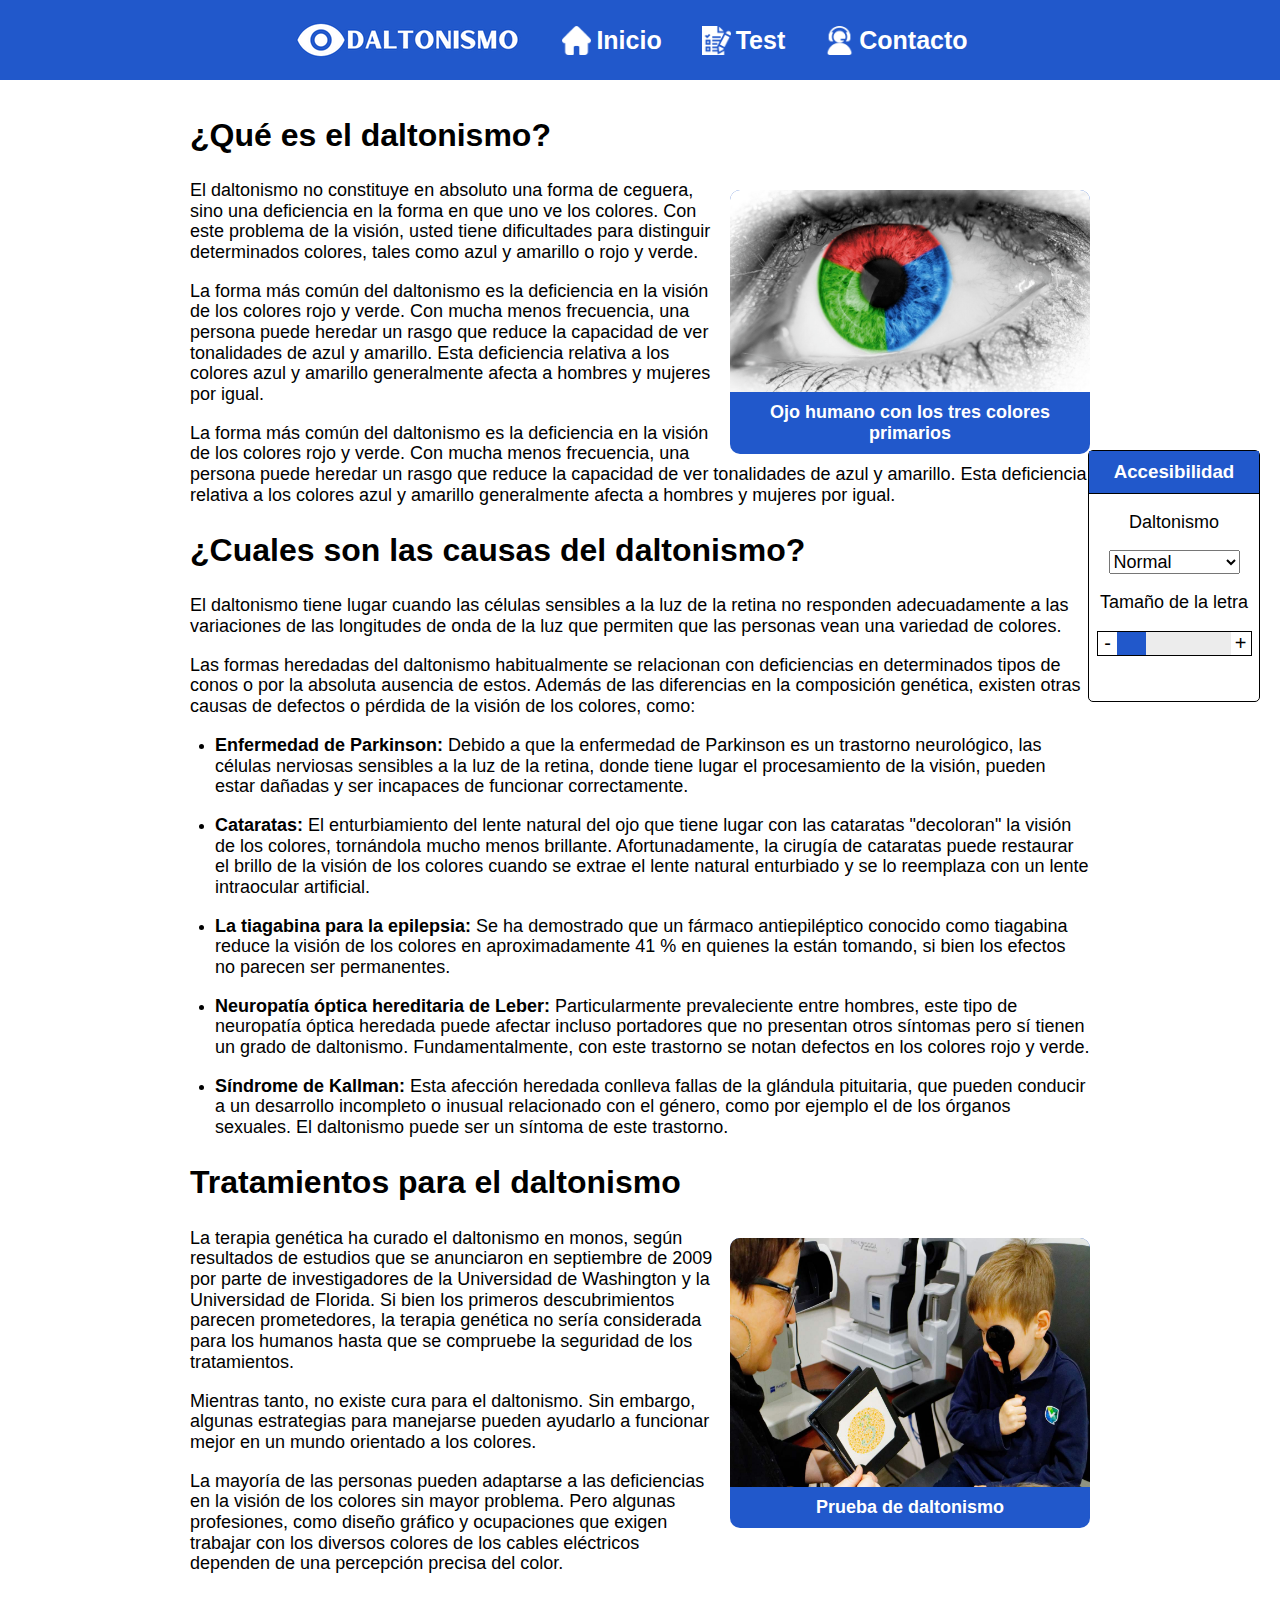
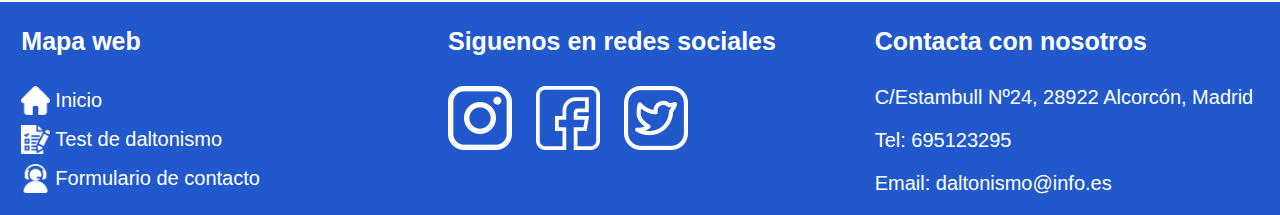
<file: index.html>
<!DOCTYPE html>
<html lang="es">

<head>
    <meta charset="UTF-8">
    <meta http-equiv="X-UA-Compatible" content="IE=edge, chrome=1">
    <meta name="viewport" content="width=device-width, initial-scale=1.0">
    <title>Daltonismo - Inicio</title>
    <link rel="stylesheet" href="css/normalize.css">
    <link rel="stylesheet" href="css/style.css">
    <link rel="shortcut icon" href="img/favicon.ico" type="image/x-icon">
</head>

<body>
    <header id="cabecera" class="Normal">
        <div id="menuContainer">
            <div id="mobileMenuIcon" onclick="mobileMenu()"><img src="img/lista.png" alt=""></div>
            <div id="logo"><a href="index.html"><img src="img/logo.png" alt=""></a></div>
        </div>
        <nav id="menu">
            <ul>
                <li>
                    <div class="inputContainer">
                        <img src="img/casa.png" alt="Icono blanco casa">
                        <a href="index.html" class="textWhite fs-25">Inicio</a>
                    </div>
                </li>
                <li>
                    <div class="inputContainer">
                        <img src="img/examen.png" alt="Icono blanco examen">
                        <a href="test.html" class="textWhite fs-25">Test</a>
                    </div>
                </li>
                <li>
                    <div class="inputContainer">
                        <img src="img/contacto.png" alt="Icono blanco teleoperador">
                        <a href="contacto.html" class="textWhite fs-25">Contacto</a>
                    </div>
                </li>
            </ul>
        </nav>
    </header>
    <div id="container" class="Normal">
        <section id="content">
            <article id="queEsDaltonismo">
                <h2 class="title" size='change'>¿Qué es el daltonismo?</h2>
                <div class="marcoImg">
                    <img src="img/ojoColoresIndex.png" alt="Ojo con los tres colores primarios en el iris">
                   <p class="textWhite" size='change'>Ojo humano con los tres colores primarios</p>
                </div>
                <p size='change'>El daltonismo no constituye en absoluto una forma de ceguera, 
                    sino una deficiencia en la forma en que uno ve los colores. 
                    Con este problema de la visión, usted tiene dificultades para distinguir 
                    determinados colores, tales como azul y amarillo o rojo y verde.</p>
                <p size='change'>La forma más común del daltonismo es la deficiencia en la visión de los colores rojo y verde.
                    Con mucha menos frecuencia, una persona puede heredar un rasgo que reduce la capacidad de 
                    ver tonalidades de azul y amarillo. Esta deficiencia relativa a los colores 
                    azul y amarillo generalmente afecta a hombres y mujeres por igual.</p>
                    
                <p size='change'>La forma más común del daltonismo es la deficiencia en la visión de los colores rojo y verde.
                    Con mucha menos frecuencia, una persona puede heredar un rasgo que reduce la capacidad de ver 
                    tonalidades de azul y amarillo. Esta deficiencia relativa a los colores azul y amarillo generalmente 
                    afecta a hombres y mujeres por igual.</p>
            </article>
            <article id="causasDaltonismo">
                <h2 class="title" size='change'>¿Cuales son las causas del daltonismo?</h2>
                <p size='change'>El daltonismo tiene lugar cuando las células sensibles a la luz de la retina no responden adecuadamente a 
                    las variaciones de las longitudes de onda de la luz que permiten que las personas vean una variedad de colores.</p>
                <p size='change'>Las formas heredadas del daltonismo habitualmente se relacionan con deficiencias en determinados tipos de 
                    conos o por la absoluta ausencia de estos.
                    Además de las diferencias en la composición genética, existen otras causas de defectos o pérdida de la visión 
                    de los colores, como:</p>
                <ul>
                    <li>
                        <p size='change'><strong>Enfermedad de Parkinson:</strong> Debido a que la enfermedad de Parkinson es un 
                            trastorno neurológico, las células nerviosas sensibles a la luz de la retina, donde tiene lugar el 
                            procesamiento de la visión, pueden estar dañadas y ser incapaces de funcionar correctamente.</p>
                    </li>
                    <li>
                        <p size='change'><strong>Cataratas:</strong> El enturbiamiento del lente natural del ojo que tiene lugar con las cataratas "decoloran" 
                            la visión de los colores, tornándola mucho menos brillante. Afortunadamente, la cirugía de cataratas 
                            puede restaurar el brillo de la visión de los colores cuando se extrae el lente natural enturbiado y 
                            se lo reemplaza con un lente intraocular artificial.</p>
                    </li>
                    <li>
                        <p size='change'><strong>La tiagabina para la epilepsia:</strong> Se ha demostrado que un fármaco antiepiléptico conocido como tiagabina 
                            reduce la visión de los colores en aproximadamente 41 % en quienes la están tomando, si bien los efectos 
                            no parecen ser permanentes.</p>
                    </li>
                    <li>
                        <p size='change'><strong>Neuropatía óptica hereditaria de Leber:</strong> Particularmente prevaleciente entre 
                            hombres, este tipo de neuropatía óptica heredada puede afectar incluso portadores que no presentan otros 
                            síntomas pero sí tienen un grado de daltonismo. Fundamentalmente, con este trastorno se notan defectos en 
                            los colores rojo y verde.</p>
                    </li>
                    <li>
                        <p size='change'><strong>Síndrome de Kallman:</strong> Esta afección heredada conlleva fallas de la glándula pituitaria, que pueden conducir 
                            a un desarrollo incompleto o inusual relacionado con el género, como por ejemplo el de los órganos sexuales. 
                            El daltonismo puede ser un síntoma de este trastorno.</p>
                    </li>
                </ul>
            </article>
            <article id="tratamientoDaltonismo">
                <h2 class="title" size='change'>Tratamientos para el daltonismo</h2>
                <div class="marcoImg">
                    <img src="img/pruebaDaltonismo.jpg" alt="Niño haciendo una prueba de daltonismo">
                    <p class="textWhite" size='change'>Prueba de daltonismo</p>
                </div>
                <p size='change'>La terapia genética ha curado el daltonismo en monos, según resultados de estudios que se anunciaron en septiembre de 2009 por parte de investigadores de la Universidad de Washington y la Universidad de Florida.
                    Si bien los primeros descubrimientos parecen prometedores, la terapia genética no sería considerada para los humanos hasta que se compruebe la seguridad de los tratamientos.
                </p size='change'>
                <p size='change'>Mientras tanto, no existe cura para el daltonismo. Sin embargo, algunas estrategias para manejarse pueden ayudarlo a funcionar mejor en un mundo orientado a los colores.</p>
                <p size='change'>La mayoría de las personas pueden adaptarse a las deficiencias en la visión de los colores sin mayor problema. Pero algunas profesiones, como diseño gráfico y ocupaciones que exigen trabajar con los diversos 
                    colores de los cables eléctricos dependen de una percepción precisa del color.
                </p size='change'>
            </article>
        </section>
    </div>
    <div id="accesibilityIcon" class="displayOff" onclick="showAccesibilityMenu()"><img src="img/accesibilidad.png" alt=""></div>
    <div id="accesibilityMenu" class="Normal">
        <div id="accesibilityMenuTittle">
            <h3 class="textWhite">Accesibilidad</h3>
        </div>
        <div id="accesibilityMenuContent">
            <p size='change'>Daltonismo</p>
            <select class="fs-18" id="daltonismOption" onchange="changeDaltonismMode(null)">
                <option value="Normal">Normal</option>
                <option value="Deuteranopia">Deuteranopia</option>
                <option value="Protanopia">Protanopia</option>
                <option value="Tritanopia">Tritanopia</option>
            </select>
            <p size='change'>Tamaño de la letra</p>
            <div id="fontBar">
                <div class="simbol fs-20" onclick="changeFontSize('-')"><span>-</span></div>
                <div id="progressBar">
                    <div id="progressContent" class="progressContent-25">
                    </div>
                </div>
                <div class="simbol fs-20" onclick="changeFontSize('+')"><span>+</span></div>
            </div>
            <button onclick="hiddeAccesibilityMenu()">Cerrar</button>
        </div> 
    </div>
    <footer id="footer" class="Normal">
        <div id="mapaWeb">
            <h3 class="textWhite fs-25">Mapa web</h3>
            <ul>
                <li>
                    <div class="inputContainer">
                        <img src="img/casa.png" alt="Icono blanco de una casa">
                        <a href="index.html" class="textWhite">Inicio</a>
                    </div>
                </li>
                <li>
                    <div class="inputContainer">
                        <img src="img/examen.png" alt="Icono blanco de un examen">
                        <a href="test.html" class="textWhite">Test de daltonismo</a>
                    </div>
                </li>
                <li>
                    <div class="inputContainer">
                        <img src="img/contacto.png" alt="Icono blanco de una teleoperadora">
                        <a href="contacto.html" class="textWhite">Formulario de contacto</a>
                    </div>
                </li>
            </ul>
        </div>
        <div id="redes">
            <h3 class="textWhite fs-25">Siguenos en redes sociales</h3>
            <img src="img/instagram.png" alt="Icono blanco de instagram">
            <img src="img/facebook.png" alt="Icono blanco de facebook">
            <img src="img/twitter.png" alt="Icono blanco de twitter">      
        </div>
        <div id="contacto">
            <h3 class="textWhite fs-25">Contacta con nosotros</h3>
            <ul>
                <li>
                    <p class="textWhite fs-20" size='change'>C/Estambull Nº24, 28922 Alcorcón, Madrid</p>
                </li>
                <li>
                    <p class="textWhite fs-20" size='change'>Tel: 695123295</p>
                </li>
                <li>
                    <p class="textWhite fs-20" size='change'>Email: daltonismo@info.es</p>
                </li>
            </ul>
        </div>
    </footer>
    
    <!--Matrices de colores para filtros de daltonismo-->
    <svg id="svg-filter">
        <filter id="deuteranopia">
            <feColorMatrix values="
            0.567322	0.860646	-0.227968  0.000000  0.000000
            0.280085	0.672501	0.047413   0.000000  0.000000
            -0.011820	0.042940	0.968881   0.000000  0.000000
            0.000000    0.000000    0.000000   1.000000  0.000000" />
        </filter>
      </svg>
      <svg id="svg-filter">
        <filter id="protanopia">
            <feColorMatrix values="
            0.152286	1.052583	-0.204868  0.000000  0.000000
            0.114503	0.786281	0.099216   0.000000  0.000000
            -0.003882	-0.048116	1.051998   0.000000  0.000000
            0.000000    0.000000    0.000000   1.000000  0.000000" />
        </filter>
      </svg>
      <svg id="svg-filter">
        <filter id="tritanopia">
            <feColorMatrix values="
            1.255528	-0.076749	-0.178779  0.000000  0.000000
            -0.078411	0.930809	0.147602   0.000000  0.000000
            0.004733	0.691367	0.303900   0.000000  0.000000
            0.000000    0.000000    0.000000   1.000000  0.000000" />
        </filter>
      </svg>
    <script src="js/javascript.js"></script>
</body>

</html>
</file>
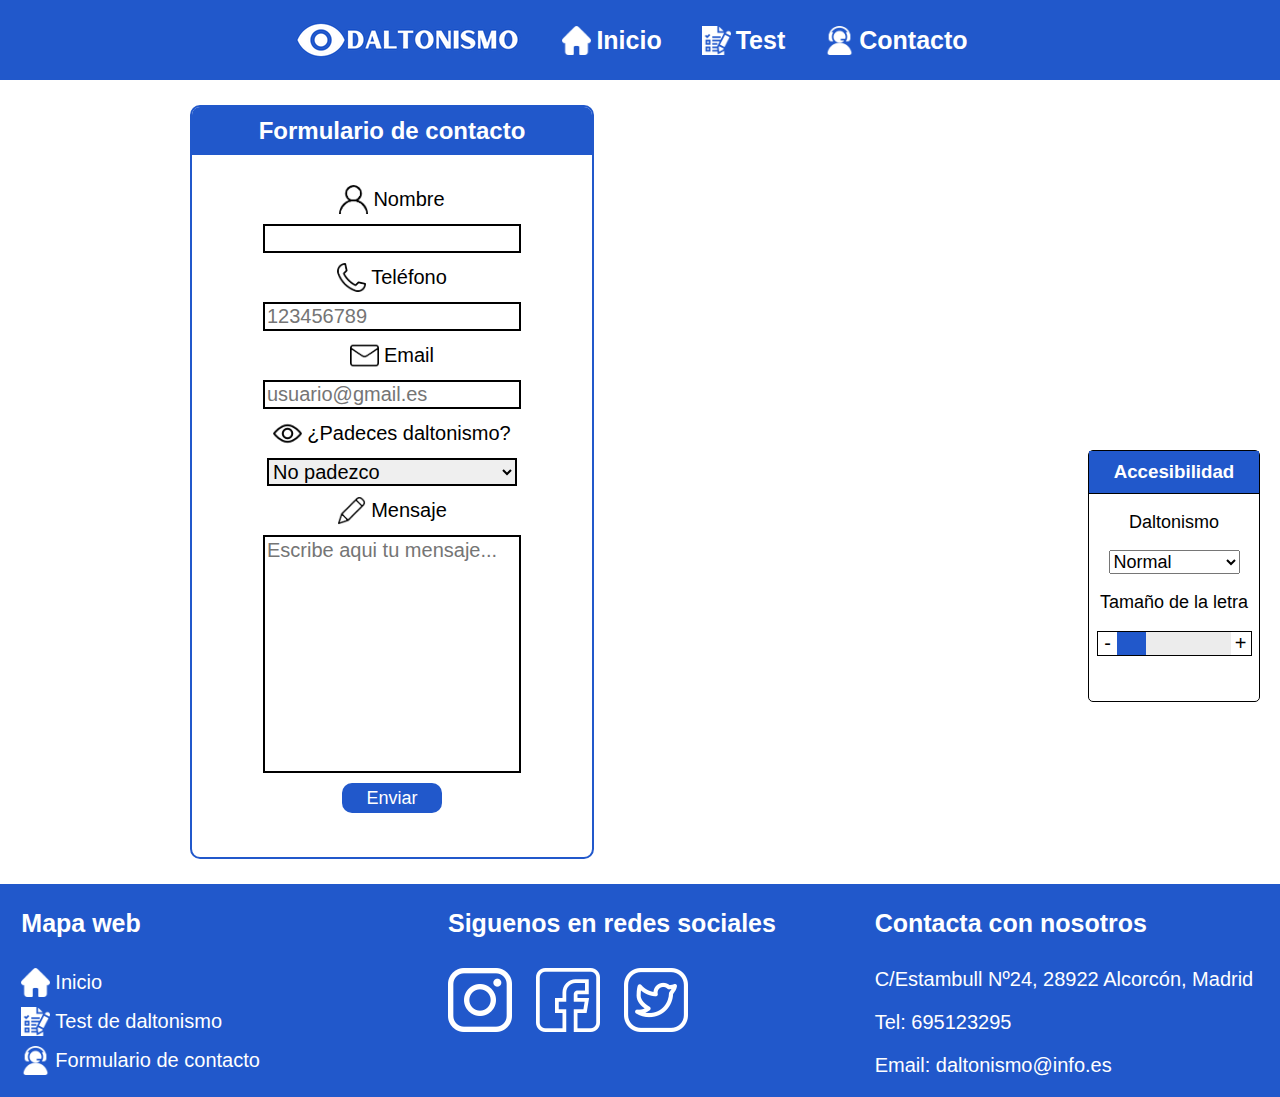
<file: contacto.html>
<!DOCTYPE html>
<html lang="es">

<head>
    <meta charset="UTF-8">
    <meta http-equiv="X-UA-Compatible" content="IE=edge, chrome=1">
    <meta name="viewport" content="width=device-width, initial-scale=1.0">
    <title>Daltonismo - Contacto</title>
    <link rel="stylesheet" href="css/normalize.css">
    <link rel="stylesheet" href="css/style.css">
    <link rel="shortcut icon" href="img/favicon.ico" type="image/x-icon">
</head>

<body>
    <header id="cabecera" class="Normal">
        <div id="menuContainer">
            <div id="mobileMenuIcon" onclick="mobileMenu()"><img src="img/lista.png" alt=""></div>
            <div id="logo"><a href="index.html"><img src="img/logo.png" alt=""></a></div>
        </div>
        <nav id="menu">
            <ul>
                <li>
                    <div class="inputContainer">
                        <img src="img/casa.png" alt="Icono blanco casa">
                        <a href="index.html" class="textWhite fs-25">Inicio</a>
                    </div>
                </li>
                <li>
                    <div class="inputContainer">
                        <img src="img/examen.png" alt="Icono blanco examen">
                        <a href="test.html" class="textWhite fs-25">Test</a>
                    </div>
                </li>
                <li>
                    <div class="inputContainer">
                        <img src="img/contacto.png" alt="Icono blanco teleoperador">
                        <a href="contacto.html" class="textWhite fs-25">Contacto</a>
                    </div>
                </li>
            </ul>
        </nav>
    </header>
    <div id="container" class="Normal">
        <section id="contactContent">
                <form action="">
                    <h2 class="textWhite" size='change'>Formulario de contacto</h2>
                    <div class="inputContainer">
                        <img src="img/usuario.png" alt="Icono de una persona">
                        <label for="">Nombre</label>
                    </div>
                    <input type="text" id="name">
                    <div class="errorContainer">
                        <img src="img/cruz.png" alt="Icono de una equis roja">
                        <span>Error: Nombre no valido</span>
                    </div>

                    <div class="inputContainer">
                        <img src="img/telefono.png" alt="Icono de un telefono">
                        <label for="">Teléfono</label>         
                    </div>
                    <input type="text" placeholder="123456789" id="tlf"> 
                    <div class="errorContainer">
                        <img src="img/cruz.png" alt="Icono de una equis roja">
                        <span>Error: Teléfono no valido</span>
                    </div>

                    <div class="inputContainer">
                        <img src="img/email.png" alt="Icono de un sobre">
                        <label for="">Email</label>
                    </div>
                    <input type="text" placeholder="usuario@gmail.es" id="email">
                    <div class="errorContainer">
                        <img src="img/cruz.png" alt="Icono de una equis roja">
                        <span>Error: Email no valido</span>
                    </div>

                    <div class="inputContainer">
                        <img src="img/ojo.png" alt="Icono de un ojo">
                        <label for="">¿Padeces daltonismo?</label>
                    </div>
                    <select id="daltonismSelect">
                        <option value="none">No padezco</option>
                        <option value="deuteranopia">Deuteranopia</option>
                        <option value="protanopia">Protanopia</option>
                        <option value="tritanopia">Tritanopia</option>
                    </select>

                    <div class="inputContainer">
                        <img src="img/boligrafo.png" alt="Icono de un lapicero">
                        <label for="">Mensaje</label>
                    </div>
                    <textarea id="textarea" cols="30" rows="10" placeholder="Escribe aqui tu mensaje..." maxlength="255"></textarea>
                    <div class="errorContainer">
                        <img src="img/cruz.png" alt="Icono de una equis roja">
                        <span>Error: Mensaje no valido</span>
                    </div>
                    <input type="button" value="Enviar" onclick="formCheck()">
                </form>
                <article id="map">
                    <iframe src="https://www.google.com/maps/embed?pb=!1m18!1m12!1m3!1d3040.876081246551!2d-3.851442084302275!3d40.345094867916565!2m3!1f0!2f0!3f0!3m2!1i1024!2i768!4f13.1!3m3!1m2!1s0xd418e948c400001%3A0x65ea604ecde95f6c!2sCDM%20Parque%20Oeste!5e0!3m2!1ses!2ses!4v1636308292840!5m2!1ses!2ses" width="700" height="750" style="border:0;" allowfullscreen="" loading="lazy"></iframe>        
                </article>
    </div>
    <div id="accesibilityIcon" class="displayOff" onclick="showAccesibilityMenu()"><img src="img/accesibilidad.png" alt=""></div>
    <div id="accesibilityMenu" class="Normal">
        <div id="accesibilityMenuTittle">
            <h3 class="textWhite">Accesibilidad</h3>
        </div>
        <div id="accesibilityMenuContent">
            <p size='change'>Daltonismo</p>
            <select class="fs-18" id="daltonismOption" onchange="changeDaltonismMode()">
                <option value="Normal">Normal</option>
                <option value="Deuteranopia">Deuteranopia</option>
                <option value="Protanopia">Protanopia</option>
                <option value="Tritanopia">Tritanopia</option>
            </select>
            <p size='change'>Tamaño de la letra</p>
            <div id="fontBar">
                <div class="simbol fs-20" onclick="changeFontSize('-')"><span>-</span></div>
                <div id="progressBar">
                    <div id="progressContent" class="progressContent-25">
                    </div>
                </div>
                <div class="simbol fs-20" onclick="changeFontSize('+')"><span>+</span></div>
            </div>
            <button onclick="hiddeAccesibilityMenu()">Cerrar</button>
        </div> 
    </div>
    <footer id="footer" class="Normal">
        <div id="mapaWeb">
            <h3 class="textWhite fs-25">Mapa web</h3>
            <ul>
                <li>
                    <div class="inputContainer">
                        <img src="img/casa.png" alt="Icono blanco de una casa">
                        <a href="index.html" class="textWhite fs-20">Inicio</a>
                    </div>
                </li>
                <li>
                    <div class="inputContainer">
                        <img src="img/examen.png" alt="Icono blanco de un examen">
                        <a href="test.html" class="textWhite fs-20">Test de daltonismo</a>
                    </div>
                </li>
                <li>
                    <div class="inputContainer">
                        <img src="img/contacto.png" alt="Icono blanco de una teleoperadora">
                        <a href="contacto.html" class="textWhite fs-20">Formulario de contacto</a>
                    </div>
                </li>
            </ul>
        </div>
        <div id="redes">
            <h3 class="textWhite fs-25">Siguenos en redes sociales</h3>
            <img src="img/instagram.png" alt="Icono blanco de instagram">
            <img src="img/facebook.png" alt="Icono blanco de facebook">
            <img src="img/twitter.png" alt="Icono blanco de twitter">      
        </div>
        <div id="contacto">
            <h3 class="textWhite fs-25">Contacta con nosotros</h3>
            <ul>
                <li>
                    <p class="textWhite fs-20" size='change'>C/Estambull Nº24, 28922 Alcorcón, Madrid</p>
                </li>
                <li>
                    <p class="textWhite fs-20" size='change'>Tel: 695123295</p>
                </li>
                <li>
                    <p class="textWhite fs-20" size='change'>Email: daltonismo@info.es</p>
                </li>
            </ul>
        </div>
    </footer>

    <!--Matrices de colores para filtros de daltonismo-->
    <svg id="svg-filter">
        <filter id="deuteranopia">
            <feColorMatrix values="
            0.567322	0.860646	-0.227968  0.000000  0.000000
            0.280085	0.672501	0.047413   0.000000  0.000000
            -0.011820	0.042940	0.968881   0.000000  0.000000
            0.000000    0.000000    0.000000   1.000000  0.000000" />
        </filter>
      </svg>
      <svg id="svg-filter">
        <filter id="protanopia">
            <feColorMatrix values="
            0.152286	1.052583	-0.204868  0.000000  0.000000
            0.114503	0.786281	0.099216   0.000000  0.000000
            -0.003882	-0.048116	1.051998   0.000000  0.000000
            0.000000    0.000000    0.000000   1.000000  0.000000" />
        </filter>
      </svg>
      <svg id="svg-filter">
        <filter id="tritanopia">
            <feColorMatrix values="
            1.255528	-0.076749	-0.178779  0.000  0.000
            -0.078411	0.930809	0.147602   0.000  0.000
            0.004733	0.691367	0.303900   0.000  0.000
            0.000  0.000  0.000  1.000  0.000" />
        </filter>
      </svg>
    <script src="js/javascript.js"></script>
</body>

</html>
</file>
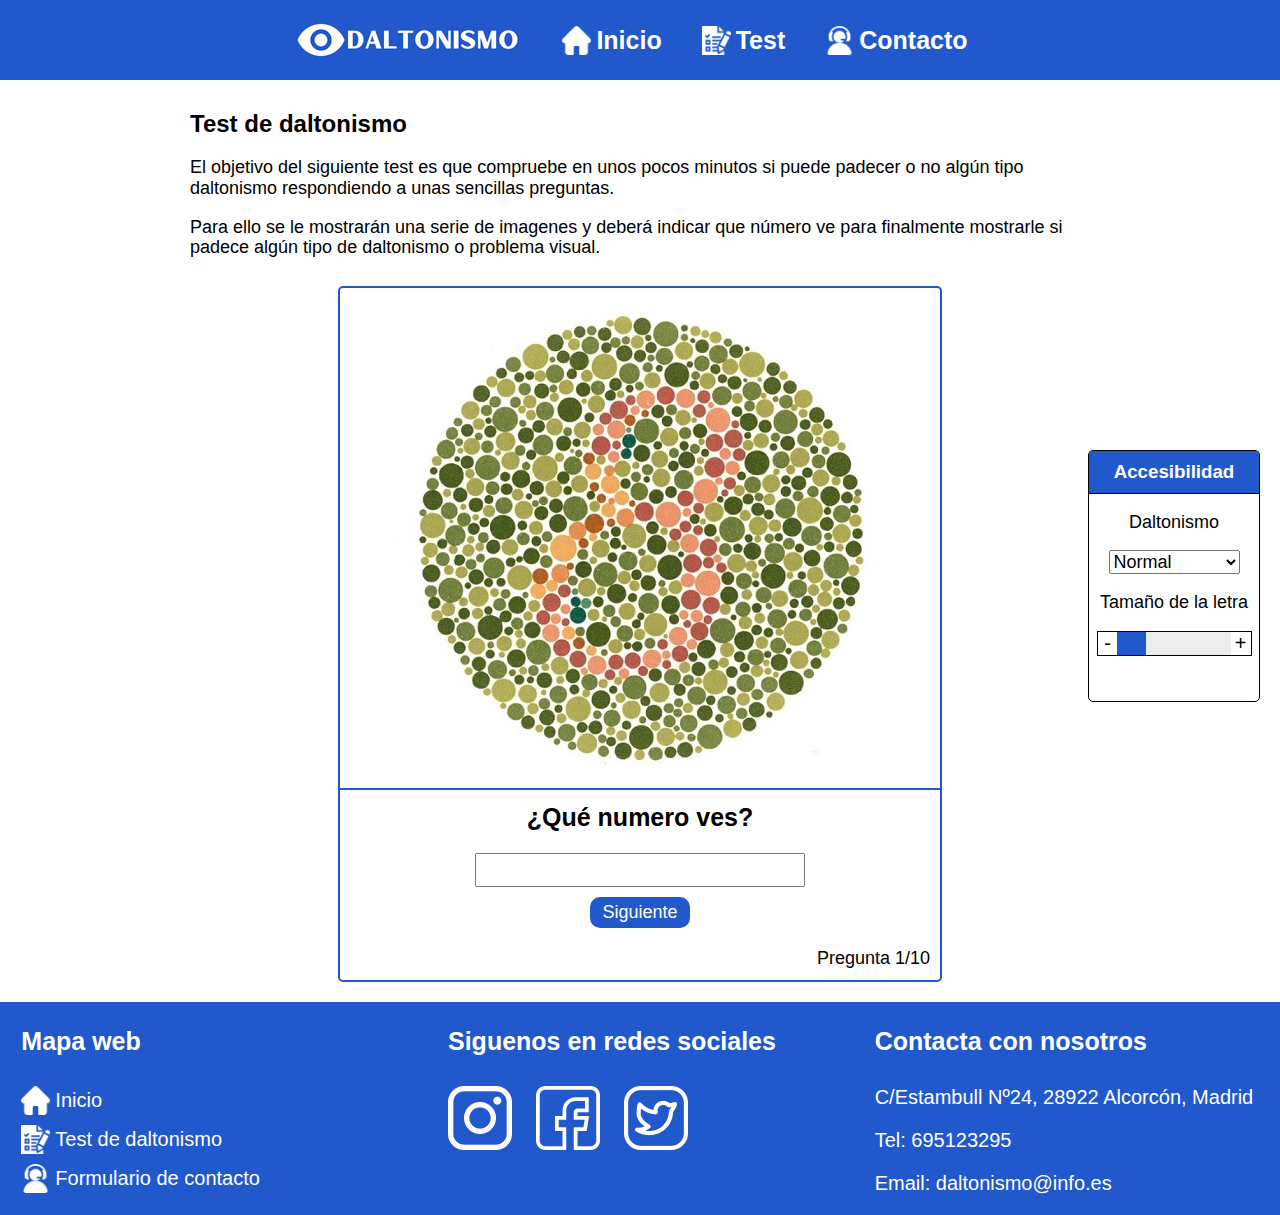
<file: test.html>
<!DOCTYPE html>
<html lang="es">

<head>
    <meta charset="UTF-8">
    <meta http-equiv="X-UA-Compatible" content="IE=edge, chrome=1">
    <meta name="viewport" content="width=device-width, initial-scale=1.0">
    <title>Daltonismo - Test</title>
    <link rel="stylesheet" href="css/normalize.css">
    <link rel="stylesheet" href="css/style.css">
    <link rel="shortcut icon" href="img/favicon.ico" type="image/x-icon">
</head>

<body>
    <header id="cabecera" class="Normal">
        <div id="menuContainer">
            <div id="mobileMenuIcon" onclick="mobileMenu()"><img src="img/lista.png" alt=""></div>
            <div id="logo"><a href="index.html"><img src="img/logo.png" alt=""></a></div>
        </div>
        <nav id="menu">
            <ul>
                <li>
                    <div class="inputContainer">
                        <img src="img/casa.png" alt="Icono blanco casa">
                        <a href="index.html" class="textWhite fs-25">Inicio</a>
                    </div>
                </li>
                <li>
                    <div class="inputContainer">
                        <img src="img/examen.png" alt="Icono blanco examen">
                        <a href="test.html" class="textWhite fs-25">Test</a>
                    </div>
                </li>
                <li>
                    <div class="inputContainer">
                        <img src="img/contacto.png" alt="Icono blanco teleoperador">
                        <a href="contacto.html" class="textWhite fs-25">Contacto</a>
                    </div>
                </li>
            </ul>
        </nav>
    </header>
    <div id="container" class="Normal">
        <section id="content">
            <h2 size='change'>Test de daltonismo</h2>
            <p size='change'>El objetivo del siguiente test es que compruebe en unos pocos minutos si puede padecer o no algún tipo daltonismo respondiendo
                a unas sencillas preguntas.</p>
            <p size='change'>Para ello se le mostrarán una serie de imagenes y deberá indicar que número ve para finalmente mostrarle 
            si padece algún tipo de daltonismo o problema visual. </p>
            <div id="testContainerFluid">
                <div id="testContainer">
                    <div id="imgTestcontainer">
                        <img src="img/test1.jpg" id="imgTest" alt="">
                    </div>
                    <div id="infoTest">
                        <h2 class="fs-25">¿Qué numero ves?</h2>
                        <input type="text" class="fs-25" id="answerTest">
                        <button onclick="test()">Siguiente</button>
                    </div>
                    <div id="nQuestionContainer">
                        <p>Pregunta <span id="nQuestion">1</span>/10</p>
                    </div>
                    <div id="testResults">
                        <h2 class="title textWhite" size='change'>Resultados del test</h2>
                        <h3 id="infoResult" class="fs-25"></h3>
                        <h3 class="fs-25">Puntuación: <span id="result"></span>/10</h3>
                        <button onclick="restartTest()">Reiniciar</button>
                    </div>
                </div>
            </div>
        </section>
    </div>
    <div id="accesibilityIcon" class="displayOff" onclick="showAccesibilityMenu()"><img src="img/accesibilidad.png" alt=""></div>
    <div id="accesibilityMenu" class="Normal">
        <div id="accesibilityMenuTittle">
            <h3 class="textWhite">Accesibilidad</h3>
        </div>
        <div id="accesibilityMenuContent">
            <p size='change'>Daltonismo</p>
            <select class="fs-18" id="daltonismOption" onchange="changeDaltonismMode()">
                <option value="Normal">Normal</option>
                <option value="Deuteranopia">Deuteranopia</option>
                <option value="Protanopia">Protanopia</option>
                <option value="Tritanopia">Tritanopia</option>
            </select>
            <p size='change'>Tamaño de la letra</p>
            <div id="fontBar">
                <div class="simbol fs-20" onclick="changeFontSize('-')"><span>-</span></div>
                <div id="progressBar">
                    <div id="progressContent" class="progressContent-25">
                    </div>
                </div>
                <div class="simbol fs-20" onclick="changeFontSize('+')"><span>+</span></div>
            </div>
            <button onclick="hiddeAccesibilityMenu()">Cerrar</button>
        </div> 
    </div>
    <footer id="footer" class="Normal">
        <div id="mapaWeb">
            <h3 class="textWhite fs-25">Mapa web</h3>
            <ul>
                <li>
                    <div class="inputContainer">
                        <img src="img/casa.png" alt="Icono blanco de una casa">
                        <a href="index.html" class="textWhite fs-20">Inicio</a>
                    </div>
                </li>
                <li>
                    <div class="inputContainer">
                        <img src="img/examen.png" alt="Icono blanco de un examen">
                        <a href="test.html" class="textWhite fs-20">Test de daltonismo</a>
                    </div>
                </li>
                <li>
                    <div class="inputContainer">
                        <img src="img/contacto.png" alt="Icono blanco de una teleoperadora">
                        <a href="contacto.html" class="textWhite fs-20">Formulario de contacto</a>
                    </div>
                </li>
            </ul>
        </div>
        <div id="redes">
            <h3 class="textWhite fs-25">Siguenos en redes sociales</h3>
            <img src="img/instagram.png" alt="Icono blanco de instagram">
            <img src="img/facebook.png" alt="Icono blanco de facebook">
            <img src="img/twitter.png" alt="Icono blanco de twitter">      
        </div>
        <div id="contacto">
            <h3 class="textWhite fs-25">Contacta con nosotros</h3>
            <ul>
                <li>
                    <p class="textWhite fs-20" size='change'>C/Estambull Nº24, 28922 Alcorcón, Madrid</p>
                </li>
                <li>
                    <p class="textWhite fs-20" size='change'>Tel: 695123295</p>
                </li>
                <li>
                    <p class="textWhite fs-20" size='change'>Email: daltonismo@info.es</p>
                </li>
            </ul>
        </div>
    </footer>

    <!--Matrices de colores para filtros de daltonismo-->
    <svg id="svg-filter">
        <filter id="deuteranopia">
            <feColorMatrix values="
            0.567322	0.860646	-0.227968  0.000000  0.000000
            0.280085	0.672501	0.047413   0.000000  0.000000
            -0.011820	0.042940	0.968881   0.000000  0.000000
            0.000000    0.000000    0.000000   1.000000  0.000000" />
        </filter>
      </svg>
      <svg id="svg-filter">
        <filter id="protanopia">
            <feColorMatrix values="
            0.152286	1.052583	-0.204868  0.000000  0.000000
            0.114503	0.786281	0.099216   0.000000  0.000000
            -0.003882	-0.048116	1.051998   0.000000  0.000000
            0.000000    0.000000    0.000000   1.000000  0.000000" />
        </filter>
      </svg>
      <svg id="svg-filter">
        <filter id="tritanopia">
            <feColorMatrix values="
            1.255528	-0.076749	-0.178779  0.000  0.000
            -0.078411	0.930809	0.147602   0.000  0.000
            0.004733	0.691367	0.303900   0.000  0.000
            0.000  0.000  0.000  1.000  0.000" />
        </filter>
      </svg>
    <script src="js/javascript.js"></script>
</body>

</html>
</file>
<file: css/style.css>
/**
 *Estilos predefinidos
 */
h1,h2,h3,p,a,label,input,textarea,span,select,button{
    font-family: Arial, Helvetica, sans-serif;
    color: black;
    text-decoration: none;
}
.title{font-size: 32px;}
.fs-18,p{font-size: 18px;}
.fs-20,a,label{font-size: 20px;}
.fs-25{font-size: 25px;}
.textWhite{color: white;}
footer, header, .marcoImg,#testResults h2, form h2,#accesibilityMenuTittle,#progressContent,button,input[type="button"]{background-color: #2158cb;}
a:hover{text-decoration: underline;}
svg{display: none;}
ul{list-style: none;
    padding: 0;
}

/*Filtros daltonismo*/

.deuteranopiaMode{filter: url(#deuteranopia);}
.tritanopiaMode{filter: url(#tritanopia);}
.protanopiaMode{filter: url(#protanopia);}

/**
 *Cabecera
 */

header{
    width: 100%;
    height: 80px;
    float: left;
    display: flex;
    justify-content: center;
}
#logo{
    width: auto;
    height: 80px;
}
#menu{
    width: auto;
    height: 80px;
    display: flex;
    justify-content: flex-start;
    align-items: center;
}
#menu ul{
    display: flex;
    justify-content: flex-start;
    align-items: center;
}
#menu ul li{
    display: inline;
    margin: 0 20px;
}
#menu ul li a{font-weight: 600;}
#mobileMenuIcon{
    height: 40px;
    width: 32px;
    margin: 0px 10px;
    display: none;
}
#menuContainer{
    display: flex;
    justify-content: flex-start;
    width: auto;
}
/**
 *Contenido index
 */

#container{
    width: 100%;
    min-height: 700px;
    display: flex;
    justify-content: center;
}
#content, #contactContent{
    height: auto;
    width: 1200px;
    margin: 10px 0px;
}
#causasDaltonismo ul{list-style: disc;margin-left:25px}
#contactContent{
    display: flex;
    justify-content: space-between;
    margin: 25px 0px;
}
/*Contenedor imagenes*/
.marcoImg{
    width: 360px;
    display: flex;
    justify-content: center;
    flex-direction: column;
    margin: 10px 0px 10px 10px;
    float: right;
    overflow: hidden;
    border-radius: 10px;
}
.marcoImg p{
    margin: 10px;
    text-align: center;
    font-weight: 600;
}

/**
 *Contenido test
 */

#testContainerFluid,#formContainer{
    width: 100%;
    float: left;
    display: flex;
    justify-content:center ;
    margin: 10px 0px;
}
#testContainer{
    height: auto;
    width: 600px;
    border: 2px solid #2158cb;
    border-radius: 5px;
    overflow: hidden;
}
#imgTestcontainer{
    height: 500px;
    width: 600px;
    float: left;
    display: flex;
    justify-content: center;
    border-bottom: 2px solid #2158cb;
}
#infoTest{
    height: 100px;
    width: 600px;
    float: left;
    display: flex;
    justify-content: center;
    padding: 20px 0px;
    align-items: center;
    flex-direction: column;
}
#infoTest h2, #answerTest{text-align: center;}
#nQuestionContainer{
    height: 50px;
    width: 600px;
    float: left;
}
#nQuestionContainer p{
    float: right;
    margin-right: 10px;
}
button,input[type="button"]{
    width: 100px;
    color: white;
    font-size: 18px;
    border: none;
    margin:10px;
    padding: 5px 10px;
    border-radius: 10px;
    cursor: pointer;
}
.button:hover,input[type="button"]:hover{transform: scale(1.1);}
textarea{resize: none;}
#testResults{
    display: none;
    flex-direction: column;
    align-items: center;
    justify-content: center;
}
#testResults h2{
    padding: 5px 60px;
    border-radius: 10px;
}

/**
 *Contenido contacto
 */

form{
    width: 400px;
    border: 2px solid #2158cb;
    display: flex;
    flex-direction: column;
    align-items: center;
    overflow: hidden;
    border-radius: 10px;
}
form input, form select, form textarea{
    width: 250px;
    font-size: 20px;
    border: 2px solid black;
}
form h2{
    width: 100%;
    margin-top: 0;
    padding: 10px 0px;
    text-align: center;
}
.inputContainer, .errorContainer{
    display: flex;
    align-items: center;
    margin: 10px 0px;
}
.errorContainer{display: none;}
.errorContainer span{
    color: red;
    font-size: 18px;
}
.errorContainer img{margin-right:5px ;}
.inputContainer img{
    height: 29px;
    width: 29px;
    margin-right: 5px;
}

#contactInfoContainer{
    height: auto;
    width: 100%;
    float: left;
    display: flex;
    justify-content: space-between;
}
#infoContact{
    height: 454px;
    width: 500px;
    background-color: red;
}

/**
 * Pie de pagina
 */

footer{
     height: auto;
     width: 100%;
     float: left;
     display: flex;
     justify-content: space-around;
}
footer div{
    height: 100%;
    width: 30%;
}
footer div h3{margin-bottom: 30px;}
#redes img {
    margin-right: 20px;
    cursor: pointer;
}
#redes img:hover{transform: scale(1.1);}
footer div ul li .inputContainer{width: 100%;}

/**
 * Menu accesibilidad
 */
#accesibilityIcon{
    height: 50px;
    width: 50px;
    align-items: center;
    justify-content: center;
    position: fixed;
    left: 85%;
    top: 85%;
    border-radius: 100%;
    background-color: rgba(0, 0, 0, 0.658);
}
#accesibilityMenu{
    height:250px;
    width: 250px;
    position: fixed;
    left: 85%;
    top: 50%;
    background-color: white;
    border: 1px solid black;
    border-radius: 5px;
}
#accesibilityMenuTittle h3{
    text-align: center;
    margin: 0;
}
#accesibilityMenuTittle{
    padding: 10px;
    border-bottom: 1px solid black;
}
#accesibilityMenuContent{
    display: flex;
    flex-direction: column;
    justify-content: center;
    align-items: center;
}
#fontBar{
    width: 90%;
    display: flex;
    border: 1px solid black;
}

#progressBar{
    width: 85%;
    background-color: rgb(236, 236, 236);
}
#progressContent{height: 100%;}
.progressContent-25{width: 25%;}
.progressContent-50{width: 50%;}
.progressContent-75{width: 75%;}
.progressContent-100{width: 100%;}
.simbol{
    width: 15%;
    display: flex;
    justify-content: center;
    align-items: center;
    background-color: white;
    cursor: pointer;
}
#accesibilityMenuContent button{display: none;}



/**
 *Responsive
 */

 @media (max-width: 1800px) {
    #content, #contactContent {width: 1000px;}
    #accesibilityMenu{left: 83%;}
    #map iframe{width: 450px;}
  }
  @media (max-width: 1400px) {
    #content, #contactContent {width: 900px;}
    #accesibilityMenu{width: 170px;left: 85%;}
    #map iframe{width: 400px;}
  }
  @media (max-width: 800px) {
    #cabecera{
        height: 40px;
        justify-content: space-between;
        flex-direction: column;
        transition: all 0.3s linear;
    }
    #logo{height: 40px; width: 50px;}
    #logo img{height: 40px;}
    #menu{
        overflow: hidden;
        height: 40px;
        background-color: #2158cb;
        float:left;
        align-self: flex-start;
        width: 100%;
    }
    #menu ul{
        height: 40px;
        width: 100%;
        
    }
    .fs-25{font-size: 18px;}
    .fs-20{font-size: 14px;}
    .title{font-size: 24px;text-align:center;}
    a,p{font-size: 14px;}
    .marcoImg{float: left;}
    .inputContainer img{
        height: 16px;
        width: 16px;
    }
    #redes img{
        margin: 5px;
        height: 24px;
        width: 24px;
    }
    #mobileMenuIcon{
        display: flex;
        align-items: center;
    }
    #testContainer, #testResults{
        width: 100%;
        height: 410px;
    }
    #infoTest{
        height: 60px;
        width: 100%;
    }
    #imgTest, #imgTestcontainer{
        width: 300px;
        height: 300px;
    }
    #imgTestcontainer{width: 100%;}
    #content h2{text-align: center;}
    #footer div ul li p{margin:0px}
    #footer{
        flex-direction: column;
        align-items: center;
        overflow: hidden;
    }
    #footer div{
        width: 100%;
        margin-left: 20px;
    }
    #content, #contactContent {width: 100%;}
    #contactContent{
        flex-direction: column;
        justify-content: center;
        align-items: center;
    }
    p,#container li{margin: 0px 20px;}
    #container li p{margin: 0;}
    form{
        width: 285px;
        margin-bottom: 10px;
    }
    #accesibilityMenuContent button{display: initial;}
    #accesibilityMenuContent p{
        font-size: 16px;
        margin: 10px 0px;
    }
    #fontBar{display:none;}
    #accesibilityMenuTittle h3{font-size: 16px;}
    #accesibilityMenuContent p:last-of-type{display: none;}
    #accesibilityMenuContent button{font-size: 16px;}
    #accesibilityMenu{
        left:50%;
        top: 70%;
        height: 150px;
    }
    #daltonismOption{font-size: 14px;}
    #map iframe{width: 285px;height: 200px;}
  }

.displayOn{display: initial;}
.displayOnIcon{display: flex;}
.displayOff{display: none;}
</file>
